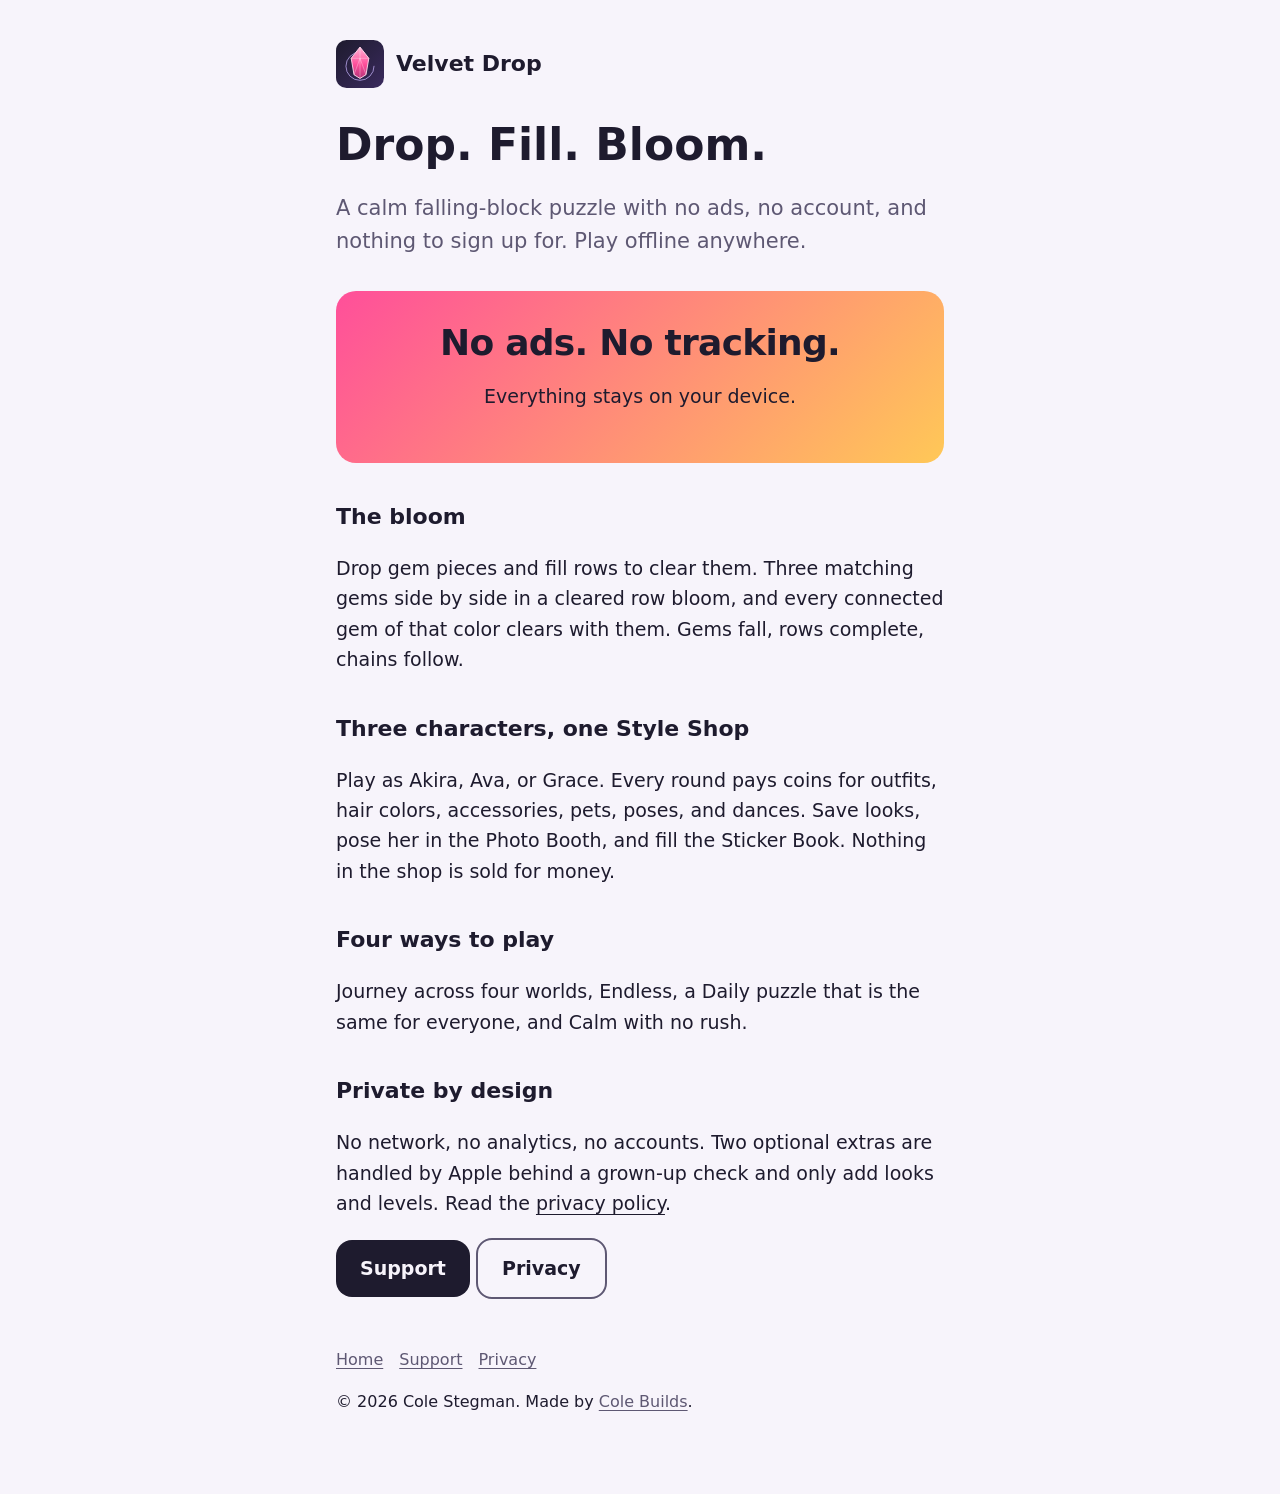
<file: index.html>
<!doctype html>
<html lang="en">
<head>
<meta charset="utf-8">
<meta name="viewport" content="width=device-width, initial-scale=1">
<title>Velvet Drop</title>
<meta name="description" content="A calm falling-block puzzle with no ads. Fill rows, make colors bloom, dress up Akira, Ava, and Grace, and build your own Studio.">
<link rel="icon" href="icon.svg" type="image/svg+xml">
<link rel="stylesheet" href="style.css">
</head>
<body>
<main>
<header><img src="icon.svg" alt=""><a href="./">Velvet Drop</a></header>
<h1>Drop. Fill. Bloom.</h1>
<p class="lede">A calm falling-block puzzle with no ads, no account, and nothing to sign up for. Play offline anywhere.</p>
<div class="promise" role="img" aria-label="No ads. No tracking. No account."><strong>No ads. No tracking.</strong><p>Everything stays on your device.</p></div>
<h2>The bloom</h2>
<p>Drop gem pieces and fill rows to clear them. Three matching gems side by side in a cleared row bloom, and every connected gem of that color clears with them. Gems fall, rows complete, chains follow.</p>
<h2>Three characters, one Style Shop</h2>
<p>Play as Akira, Ava, or Grace. Every round pays coins for outfits, hair colors, accessories, pets, poses, and dances. Save looks, pose her in the Photo Booth, and fill the Sticker Book. Nothing in the shop is sold for money.</p>
<h2>Four ways to play</h2>
<p>Journey across four worlds, Endless, a Daily puzzle that is the same for everyone, and Calm with no rush.</p>
<h2>Private by design</h2>
<p>No network, no analytics, no accounts. Two optional extras are handled by Apple behind a grown-up check and only add looks and levels. Read the <a href="privacy">privacy policy</a>.</p>
<p><a class="button" href="support">Support</a> <a class="button secondary" href="privacy">Privacy</a></p>
<footer><a href="./">Home</a><a href="support">Support</a><a href="privacy">Privacy</a><p>© 2026 Cole Stegman. Made by <a href="https://colebuildsai.com" style="margin:0;text-decoration:underline">Cole Builds</a>.</p></footer>
</main>
</body>
</html>
</file>
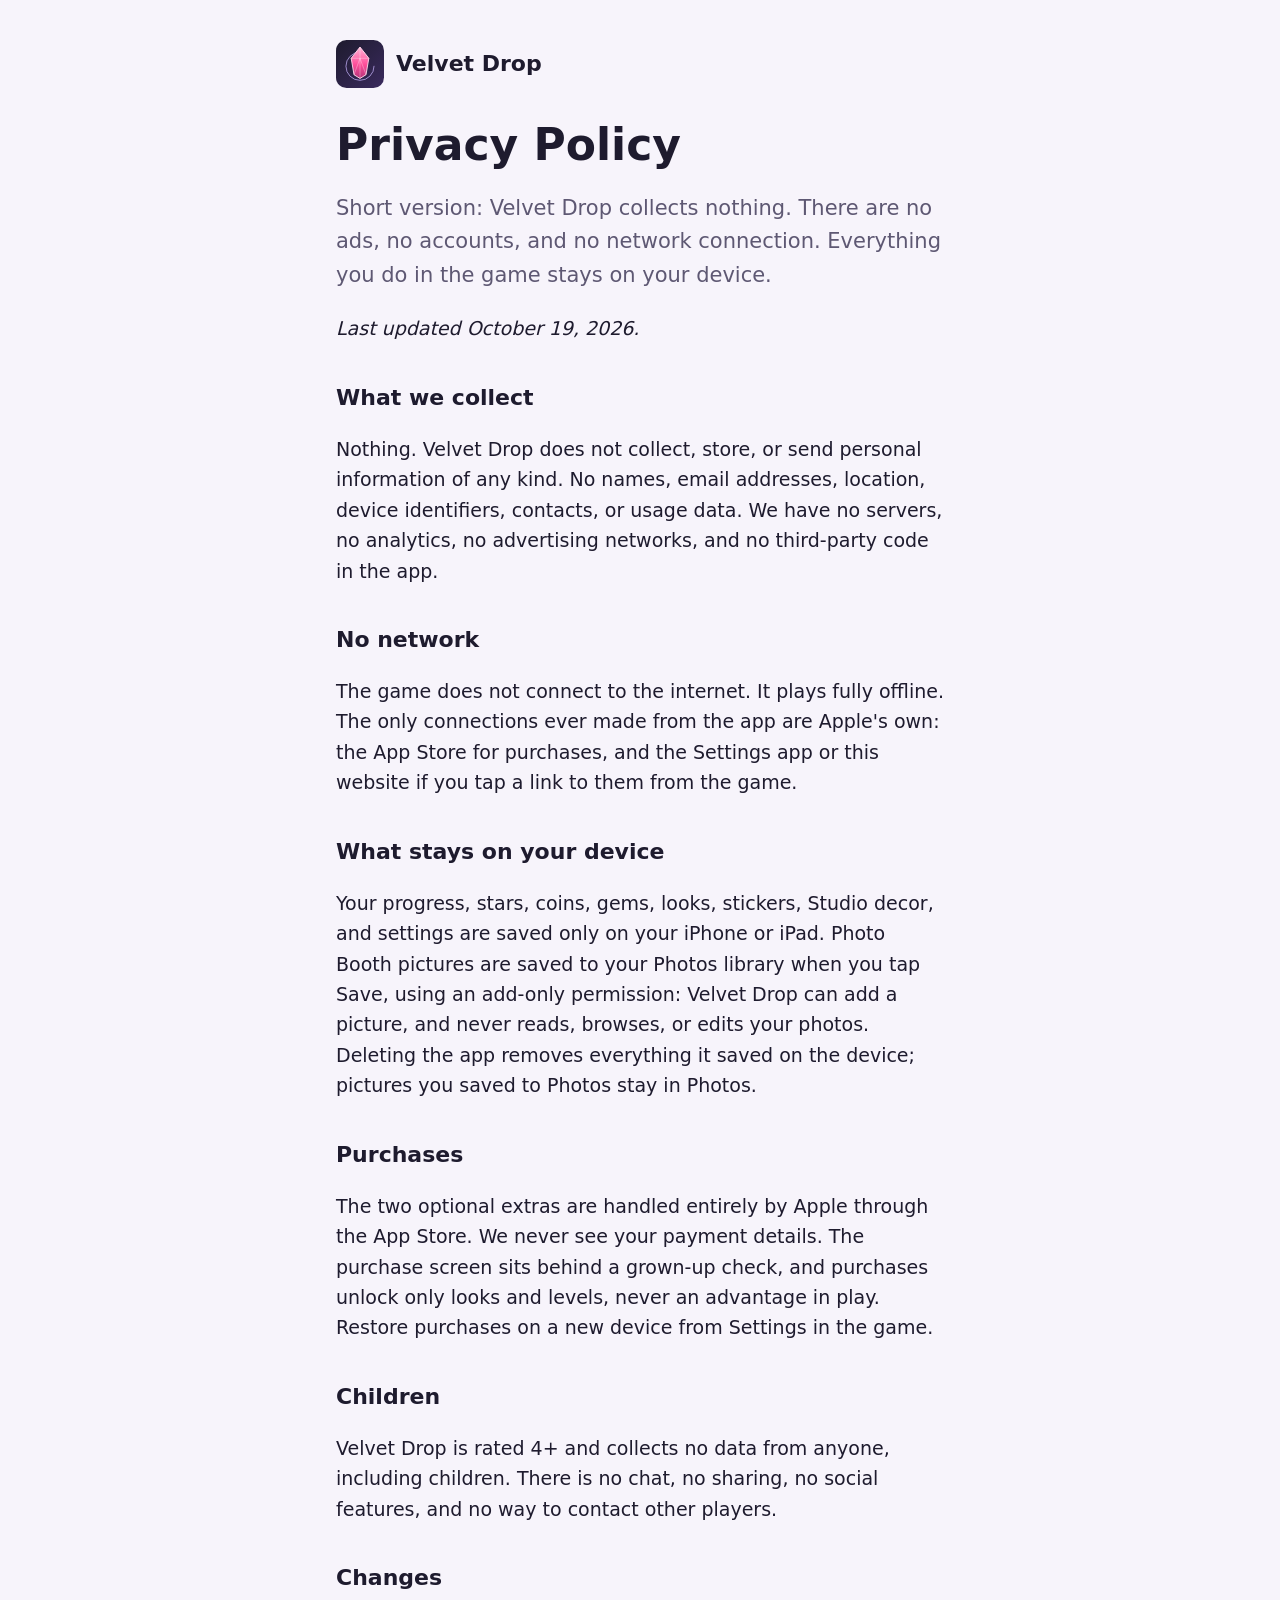
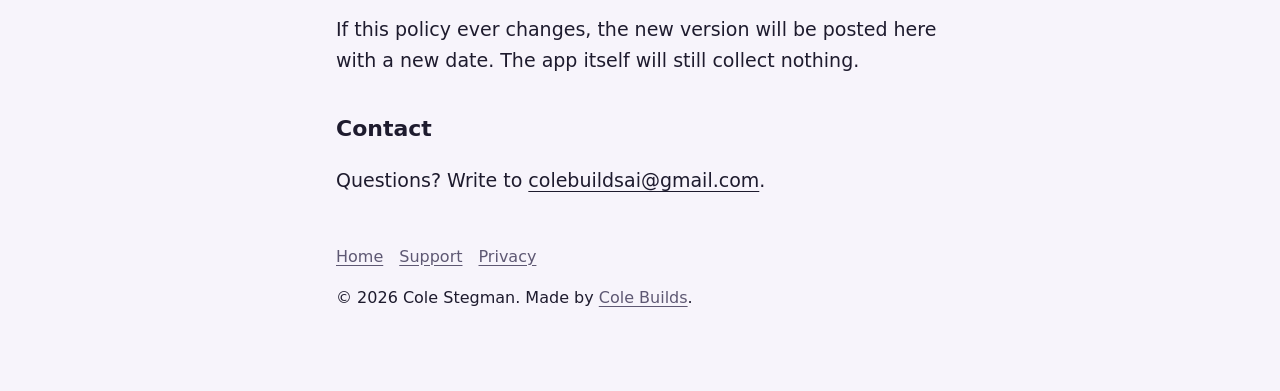
<file: privacy.html>
<!doctype html>
<html lang="en">
<head>
<meta charset="utf-8">
<meta name="viewport" content="width=device-width, initial-scale=1">
<title>Velvet Drop Privacy Policy</title>
<meta name="description" content="Velvet Drop collects nothing. No ads, no accounts, no network. Everything stays on your device.">
<link rel="icon" href="icon.svg" type="image/svg+xml">
<link rel="stylesheet" href="style.css">
</head>
<body>
<main>
<header><img src="icon.svg" alt=""><a href="./">Velvet Drop</a></header>
<h1>Privacy Policy</h1>
<p class="lede">Short version: Velvet Drop collects nothing. There are no ads, no accounts, and no network connection. Everything you do in the game stays on your device.</p>
<p><em>Last updated October 19, 2026.</em></p>
<h2>What we collect</h2>
<p>Nothing. Velvet Drop does not collect, store, or send personal information of any kind. No names, email addresses, location, device identifiers, contacts, or usage data. We have no servers, no analytics, no advertising networks, and no third-party code in the app.</p>
<h2>No network</h2>
<p>The game does not connect to the internet. It plays fully offline. The only connections ever made from the app are Apple's own: the App Store for purchases, and the Settings app or this website if you tap a link to them from the game.</p>
<h2>What stays on your device</h2>
<p>Your progress, stars, coins, gems, looks, stickers, Studio decor, and settings are saved only on your iPhone or iPad. Photo Booth pictures are saved to your Photos library when you tap Save, using an add-only permission: Velvet Drop can add a picture, and never reads, browses, or edits your photos. Deleting the app removes everything it saved on the device; pictures you saved to Photos stay in Photos.</p>
<h2>Purchases</h2>
<p>The two optional extras are handled entirely by Apple through the App Store. We never see your payment details. The purchase screen sits behind a grown-up check, and purchases unlock only looks and levels, never an advantage in play. Restore purchases on a new device from Settings in the game.</p>
<h2>Children</h2>
<p>Velvet Drop is rated 4+ and collects no data from anyone, including children. There is no chat, no sharing, no social features, and no way to contact other players.</p>
<h2>Changes</h2>
<p>If this policy ever changes, the new version will be posted here with a new date. The app itself will still collect nothing.</p>
<h2>Contact</h2>
<p>Questions? Write to <a href="mailto:colebuildsai@gmail.com">colebuildsai@gmail.com</a>.</p>
<footer><a href="./">Home</a><a href="support">Support</a><a href="privacy">Privacy</a><p>© 2026 Cole Stegman. Made by <a href="https://colebuildsai.com" style="margin:0;text-decoration:underline">Cole Builds</a>.</p></footer>
</main>
</body>
</html>
</file>
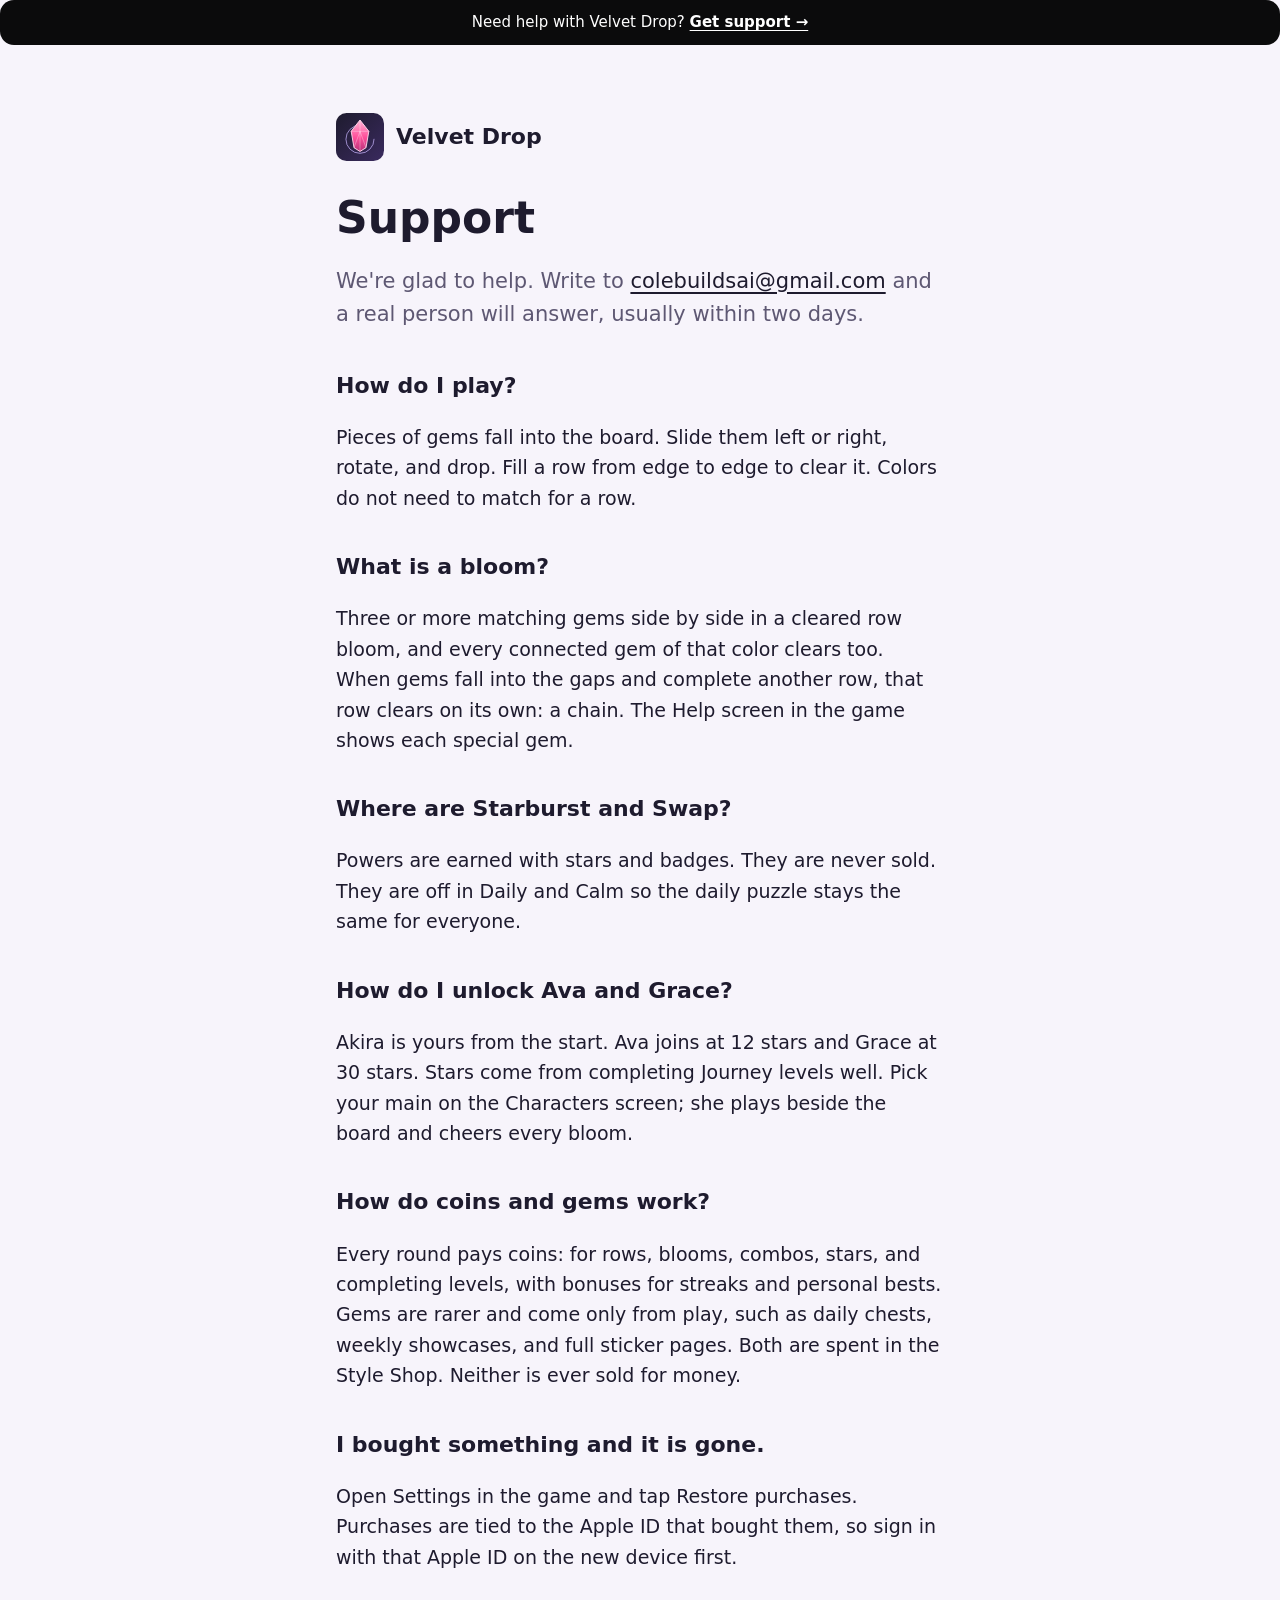
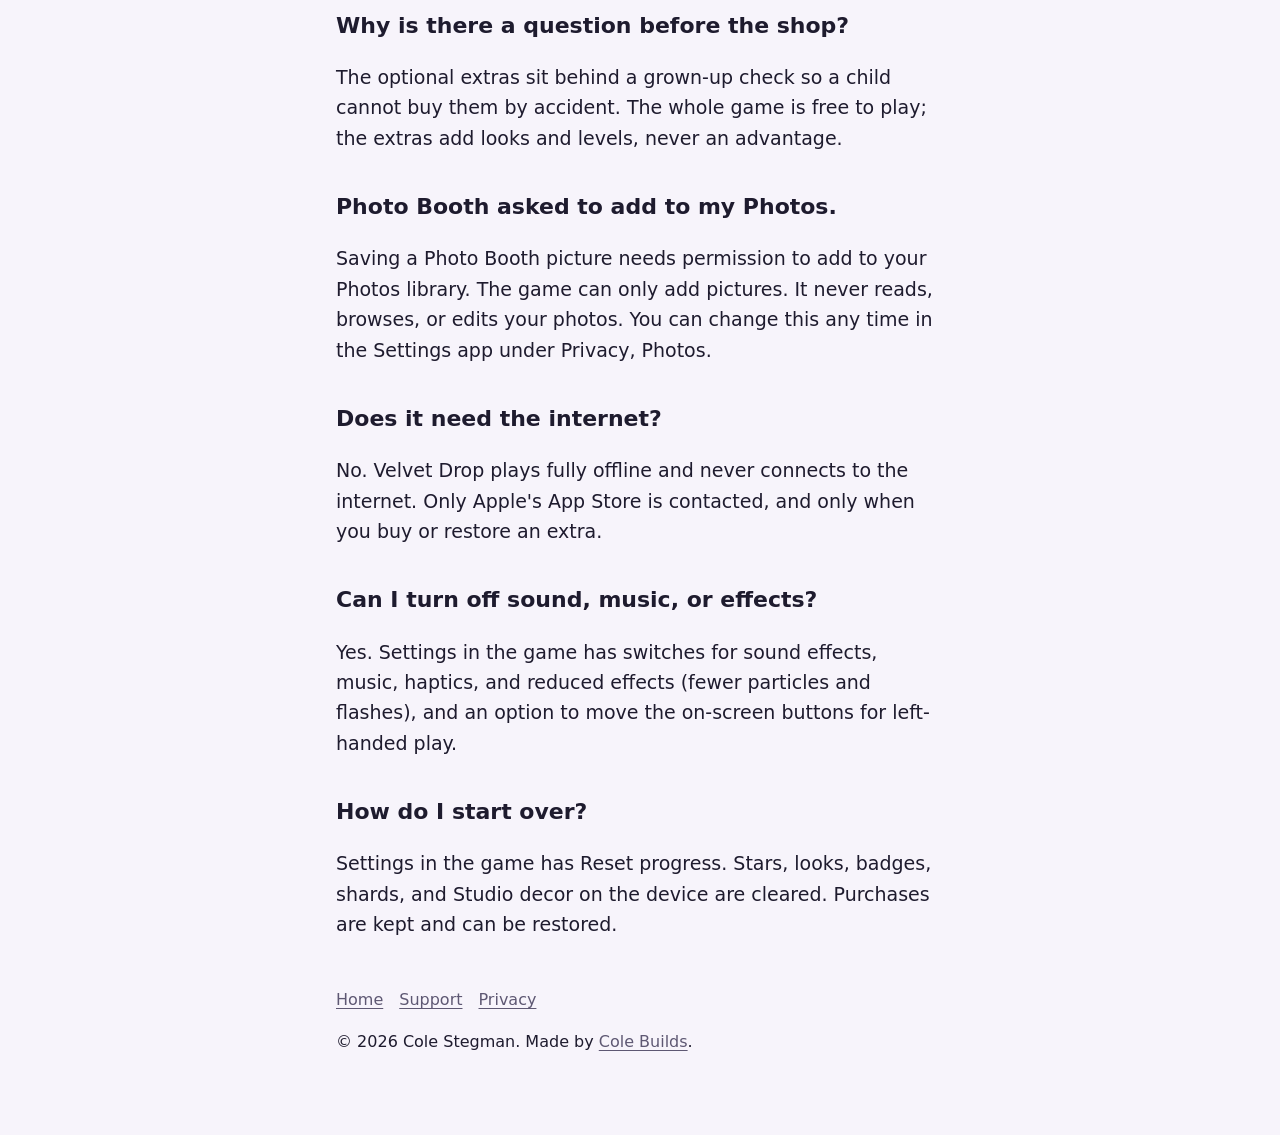
<file: support.html>
<!doctype html>
<html lang="en">
<head>
<meta charset="utf-8">
<meta name="viewport" content="width=device-width, initial-scale=1">
<title>Velvet Drop Support</title>
<meta name="description" content="Help with Velvet Drop: how to play, blooms and chains, characters, the Style Shop, purchases, and settings.">
<link rel="icon" href="icon.svg" type="image/svg+xml">
<link rel="stylesheet" href="style.css">
</head>
<body>
<!-- Support bar: points to the central Cole Builds support page -->
<div style="text-align:center;padding:12px 16px;margin:0 0 28px;border-radius:14px;background:#0b0b0c;color:#fff;font:500 15px/1.4 -apple-system,BlinkMacSystemFont,'Segoe UI',system-ui,sans-serif">Need help with Velvet Drop? <a href="https://colebuildsai.com/support#velvet-drop" style="color:#fff;font-weight:600;text-decoration:underline;text-underline-offset:3px">Get support &rarr;</a></div>
<main>
<header><img src="icon.svg" alt=""><a href="./">Velvet Drop</a></header>
<h1>Support</h1>
<p class="lede">We're glad to help. Write to <a href="mailto:colebuildsai@gmail.com">colebuildsai@gmail.com</a> and a real person will answer, usually within two days.</p>
<h2>How do I play?</h2>
<p>Pieces of gems fall into the board. Slide them left or right, rotate, and drop. Fill a row from edge to edge to clear it. Colors do not need to match for a row.</p>
<h2>What is a bloom?</h2>
<p>Three or more matching gems side by side in a cleared row bloom, and every connected gem of that color clears too. When gems fall into the gaps and complete another row, that row clears on its own: a chain. The Help screen in the game shows each special gem.</p>
<h2>Where are Starburst and Swap?</h2>
<p>Powers are earned with stars and badges. They are never sold. They are off in Daily and Calm so the daily puzzle stays the same for everyone.</p>
<h2>How do I unlock Ava and Grace?</h2>
<p>Akira is yours from the start. Ava joins at 12 stars and Grace at 30 stars. Stars come from completing Journey levels well. Pick your main on the Characters screen; she plays beside the board and cheers every bloom.</p>
<h2>How do coins and gems work?</h2>
<p>Every round pays coins: for rows, blooms, combos, stars, and completing levels, with bonuses for streaks and personal bests. Gems are rarer and come only from play, such as daily chests, weekly showcases, and full sticker pages. Both are spent in the Style Shop. Neither is ever sold for money.</p>
<h2>I bought something and it is gone.</h2>
<p>Open Settings in the game and tap Restore purchases. Purchases are tied to the Apple ID that bought them, so sign in with that Apple ID on the new device first.</p>
<h2>Why is there a question before the shop?</h2>
<p>The optional extras sit behind a grown-up check so a child cannot buy them by accident. The whole game is free to play; the extras add looks and levels, never an advantage.</p>
<h2>Photo Booth asked to add to my Photos.</h2>
<p>Saving a Photo Booth picture needs permission to add to your Photos library. The game can only add pictures. It never reads, browses, or edits your photos. You can change this any time in the Settings app under Privacy, Photos.</p>
<h2>Does it need the internet?</h2>
<p>No. Velvet Drop plays fully offline and never connects to the internet. Only Apple's App Store is contacted, and only when you buy or restore an extra.</p>
<h2>Can I turn off sound, music, or effects?</h2>
<p>Yes. Settings in the game has switches for sound effects, music, haptics, and reduced effects (fewer particles and flashes), and an option to move the on-screen buttons for left-handed play.</p>
<h2>How do I start over?</h2>
<p>Settings in the game has Reset progress. Stars, looks, badges, shards, and Studio decor on the device are cleared. Purchases are kept and can be restored.</p>
<footer><a href="./">Home</a><a href="support">Support</a><a href="privacy">Privacy</a><p>© 2026 Cole Stegman. Made by <a href="https://colebuildsai.com" style="margin:0;text-decoration:underline">Cole Builds</a>.</p></footer>
</main>
</body>
</html>
</file>
<file: style.css>
:root { --bg: #F7F4FB; --surface: #FFFFFF; --text: #1E1B2E; --muted: #5E5873; --pink: #FF4F9A; --gold: #FFC857; color-scheme: light dark; }
@media (prefers-color-scheme: dark) { :root { --bg: #15132A; --surface: #221F3A; --text: #F3EFFA; --muted: #B9B2CC; } }
* { box-sizing: border-box; }
html { -webkit-text-size-adjust: 100%; }
body { margin: 0; background: var(--bg); color: var(--text); font: 1.1875rem/1.6 ui-rounded, -apple-system, "SF Pro Rounded", system-ui, sans-serif; }
main { max-width: 40rem; margin: 0 auto; padding: 2.5rem 1rem 4rem; }
header { display: flex; align-items: center; gap: .75rem; margin-bottom: 2rem; }
header img { width: 3rem; height: 3rem; border-radius: 22%; }
header a { color: inherit; text-decoration: none; font-weight: 800; font-size: 1.375rem; }
h1 { font-size: clamp(2rem, 7vw, 2.75rem); line-height: 1.15; margin: 0 0 1rem; }
h2 { font-size: 1.375rem; margin: 2.25rem 0 .5rem; }
p, li { color: var(--text); }
.lede { font-size: 1.3125rem; color: var(--muted); }
.card { background: var(--surface); border-radius: 1.25rem; padding: 1.25rem 1.5rem; margin: 1.25rem 0; }
.promise { background: linear-gradient(135deg, var(--pink), var(--gold)); color: #1E1B2E; border-radius: 1.25rem; padding: 2rem 1.5rem; text-align: center; margin: 2rem 0; }
.promise strong { display: block; font-size: 2.25rem; line-height: 1.1; letter-spacing: -.02em; }
.button { display: inline-block; background: var(--text); color: var(--bg); padding: .85rem 1.5rem; border-radius: 1rem; font-weight: 700; text-decoration: none; min-height: 44px; }
.button.secondary { background: transparent; color: var(--text); border: 2px solid var(--muted); }
a { color: var(--text); text-underline-offset: .2em; }
footer { margin-top: 3rem; color: var(--muted); font-size: 1rem; }
footer a { color: var(--muted); margin-right: 1rem; }
</file>
